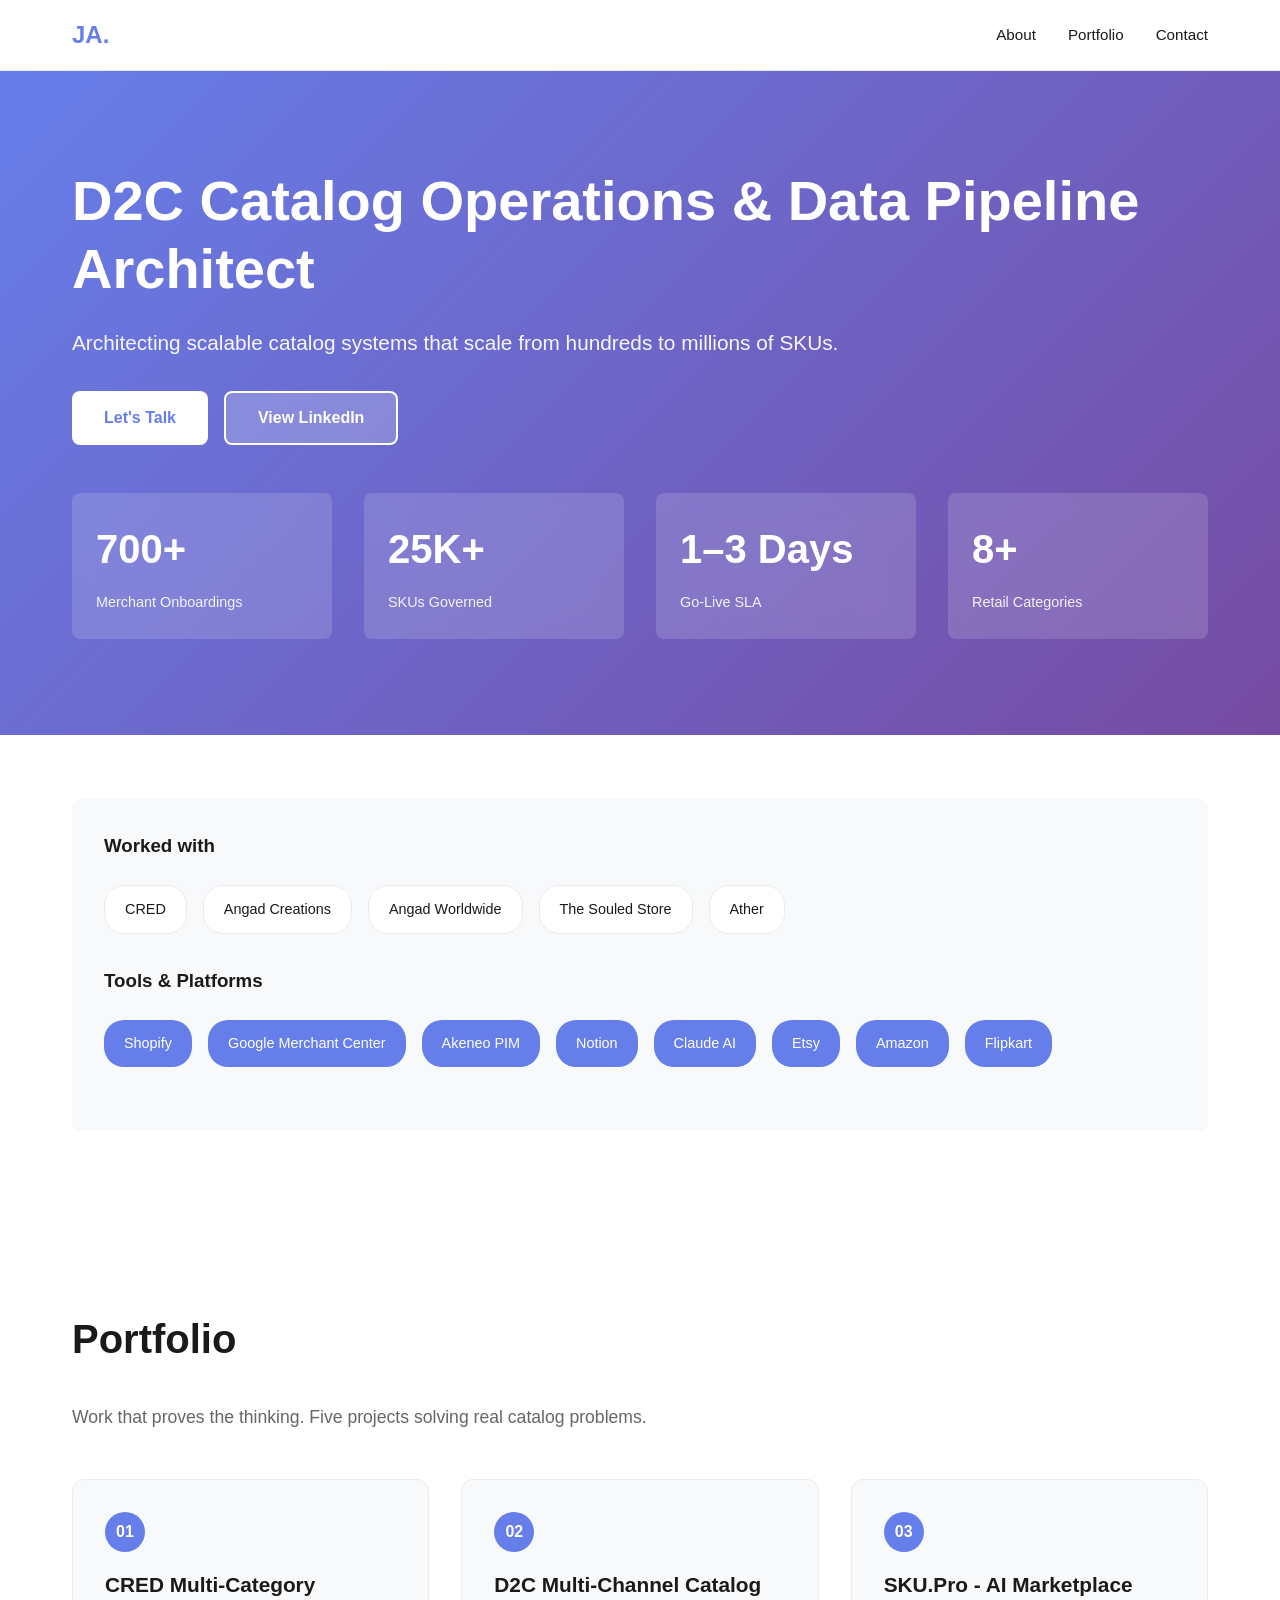
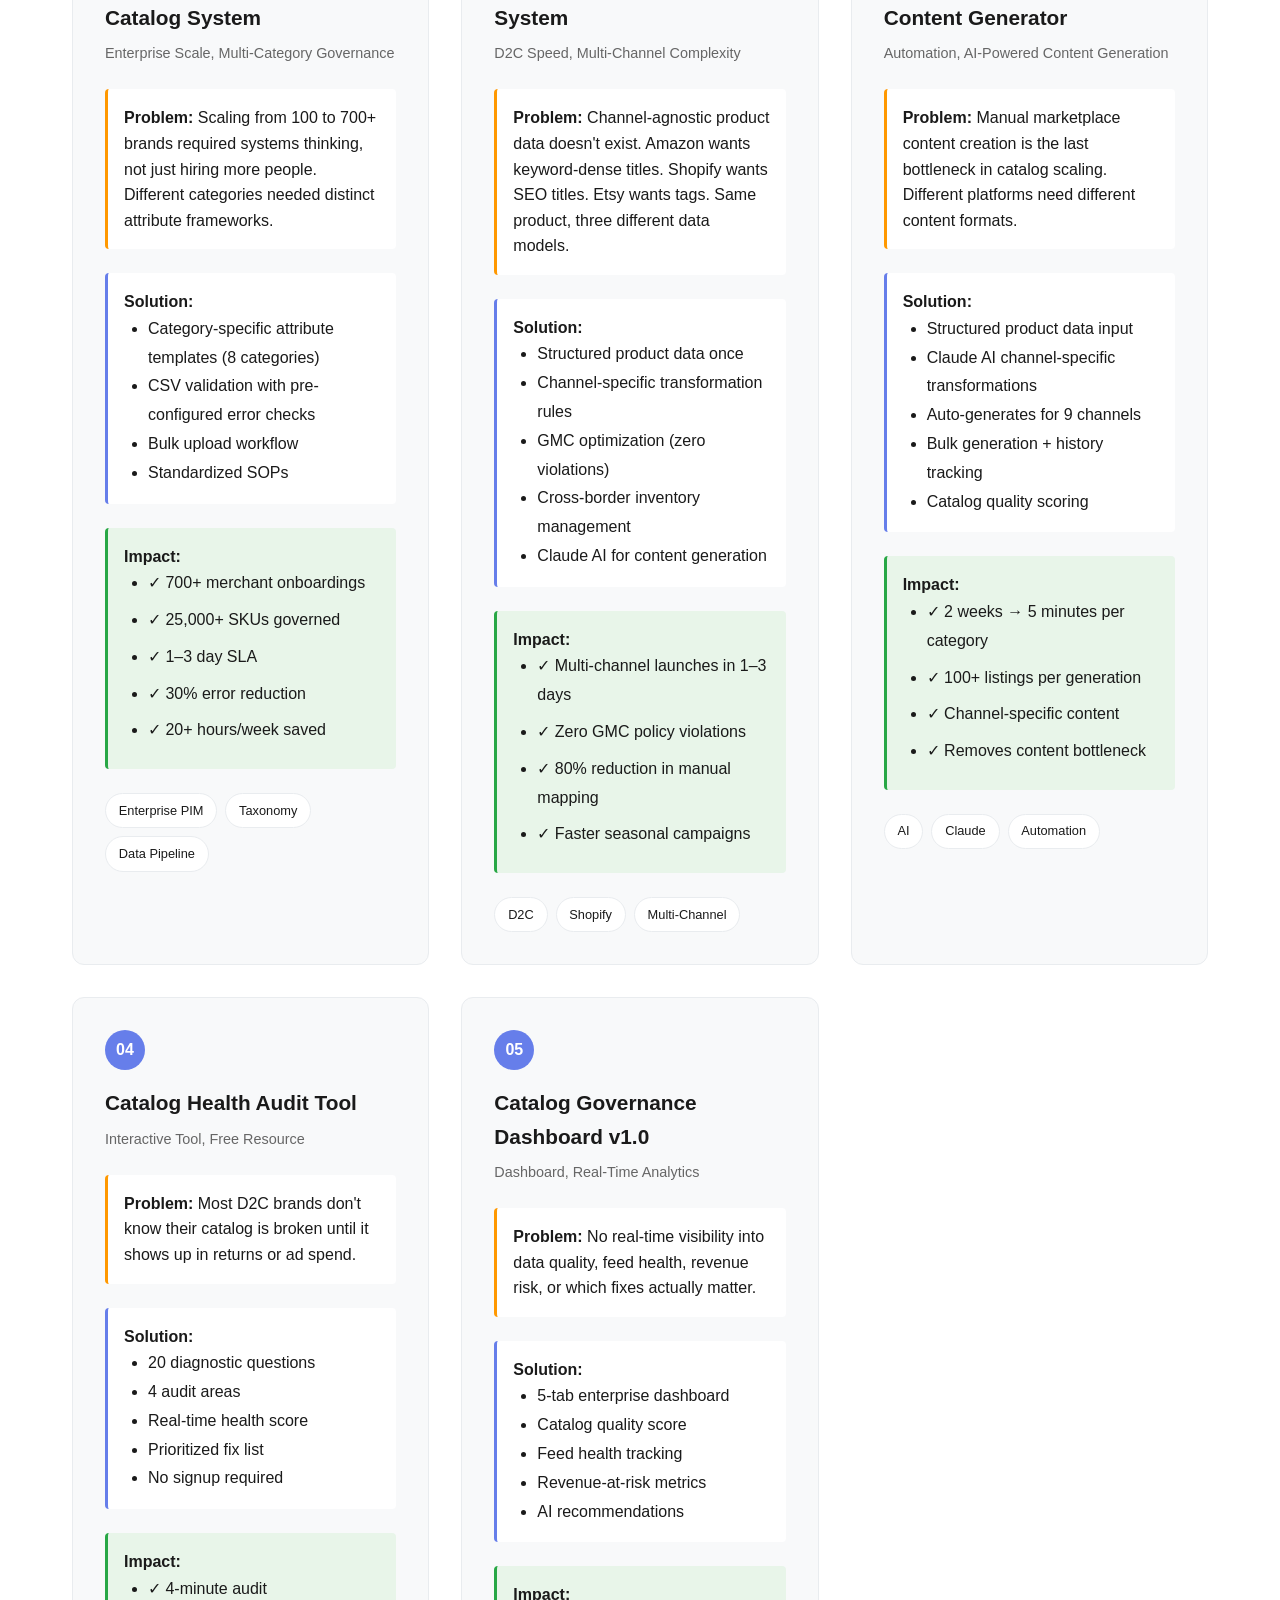
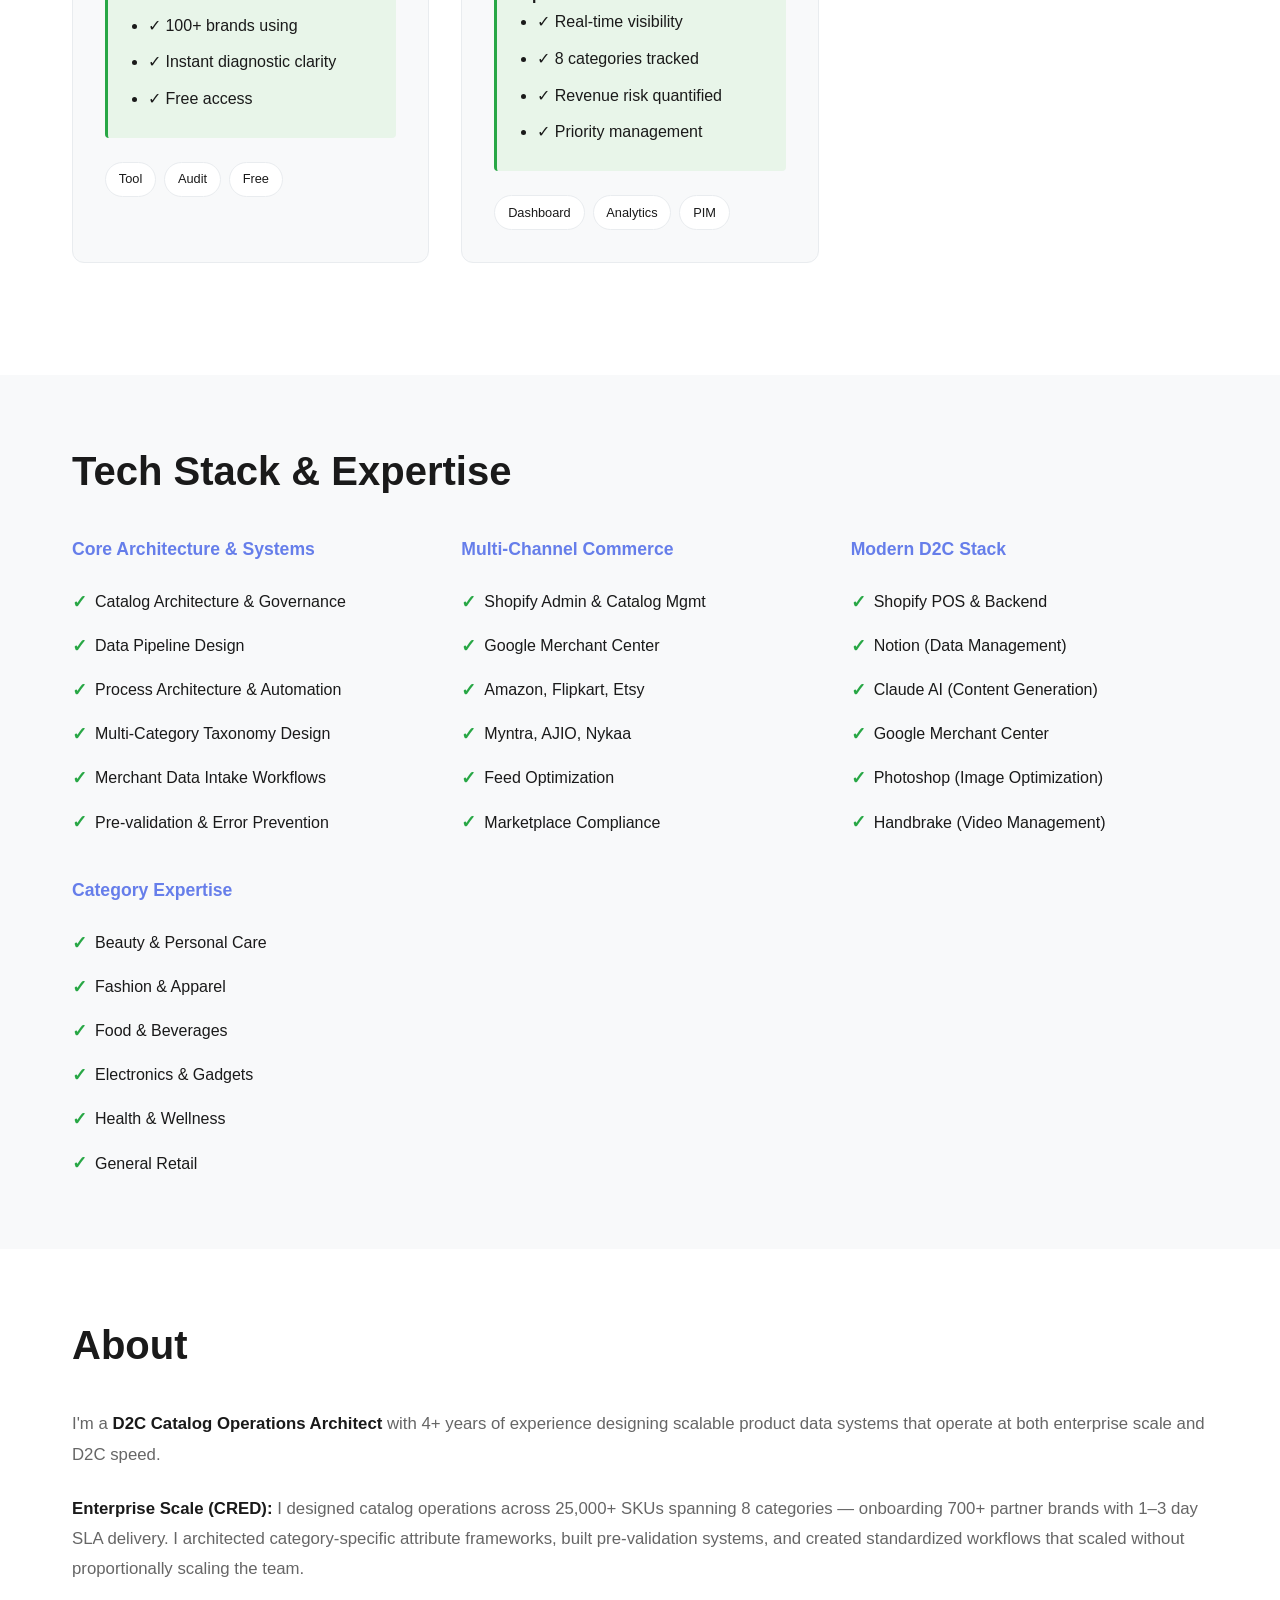
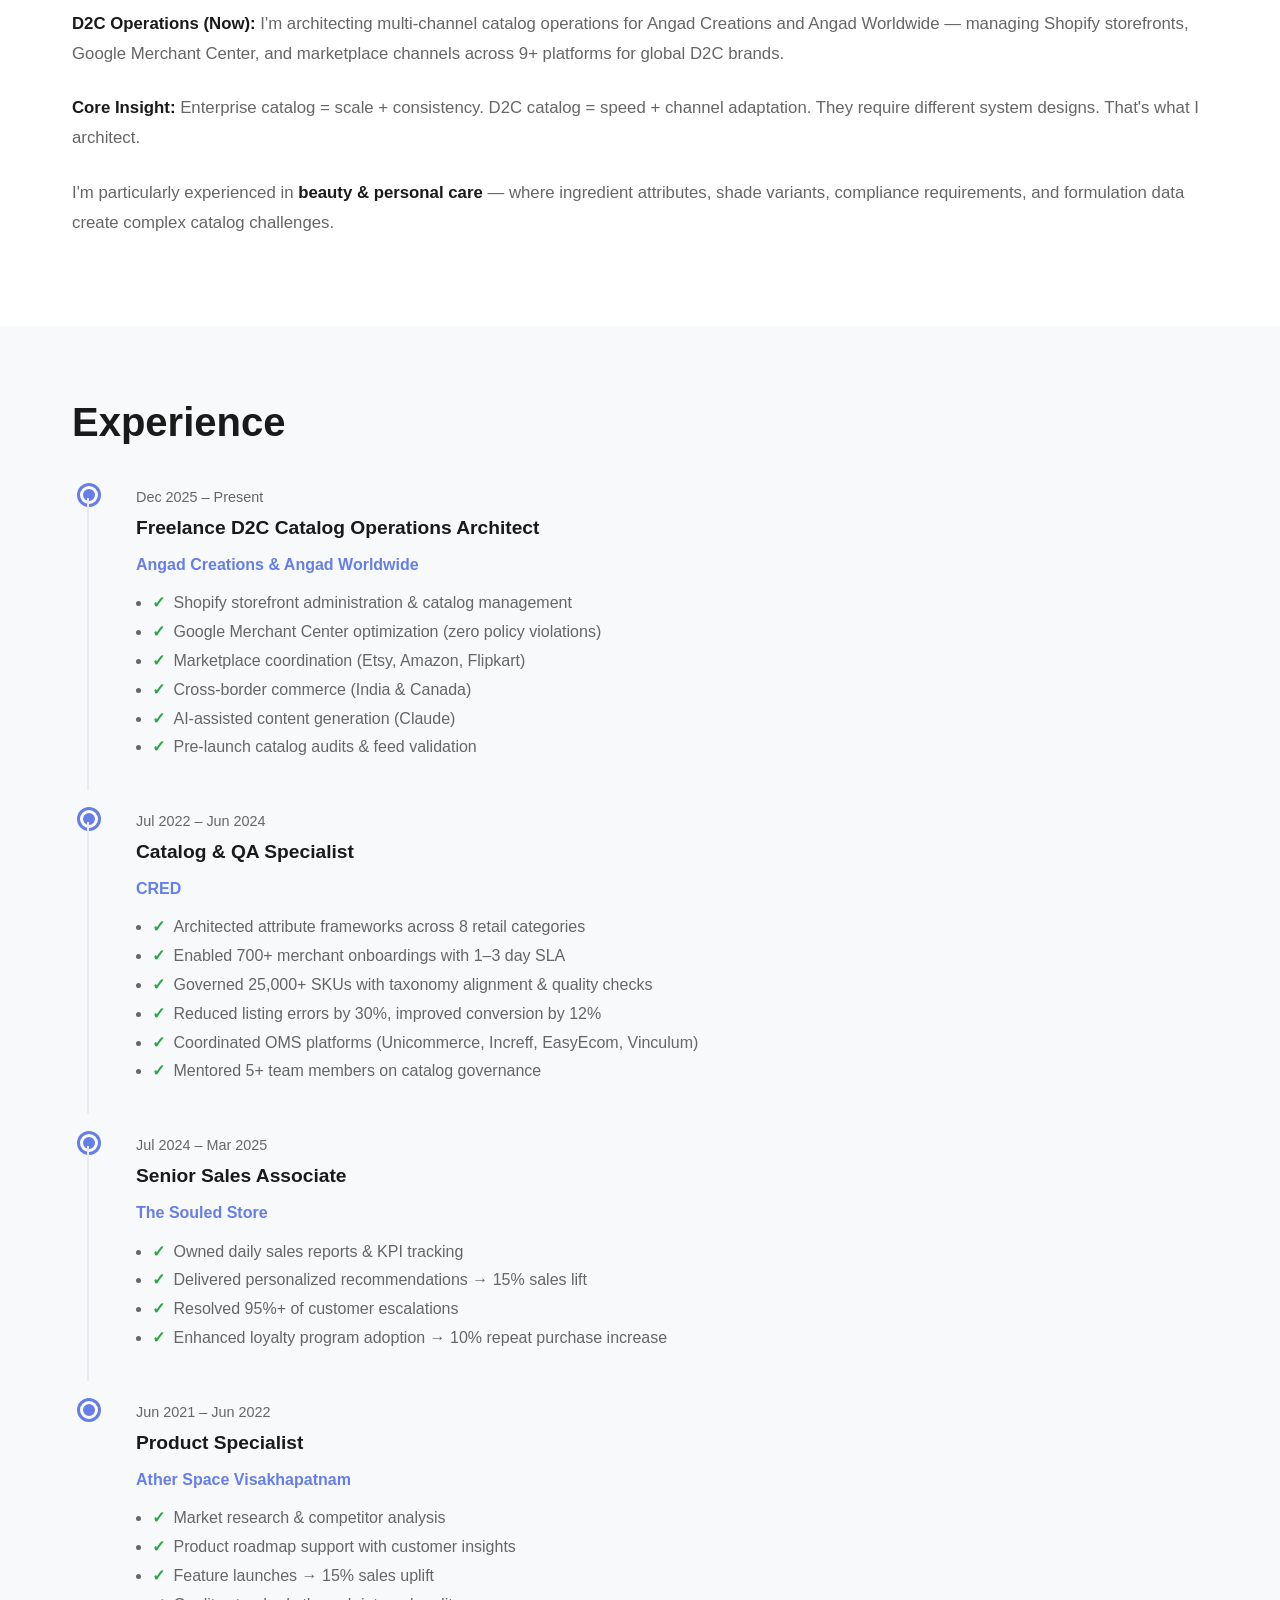
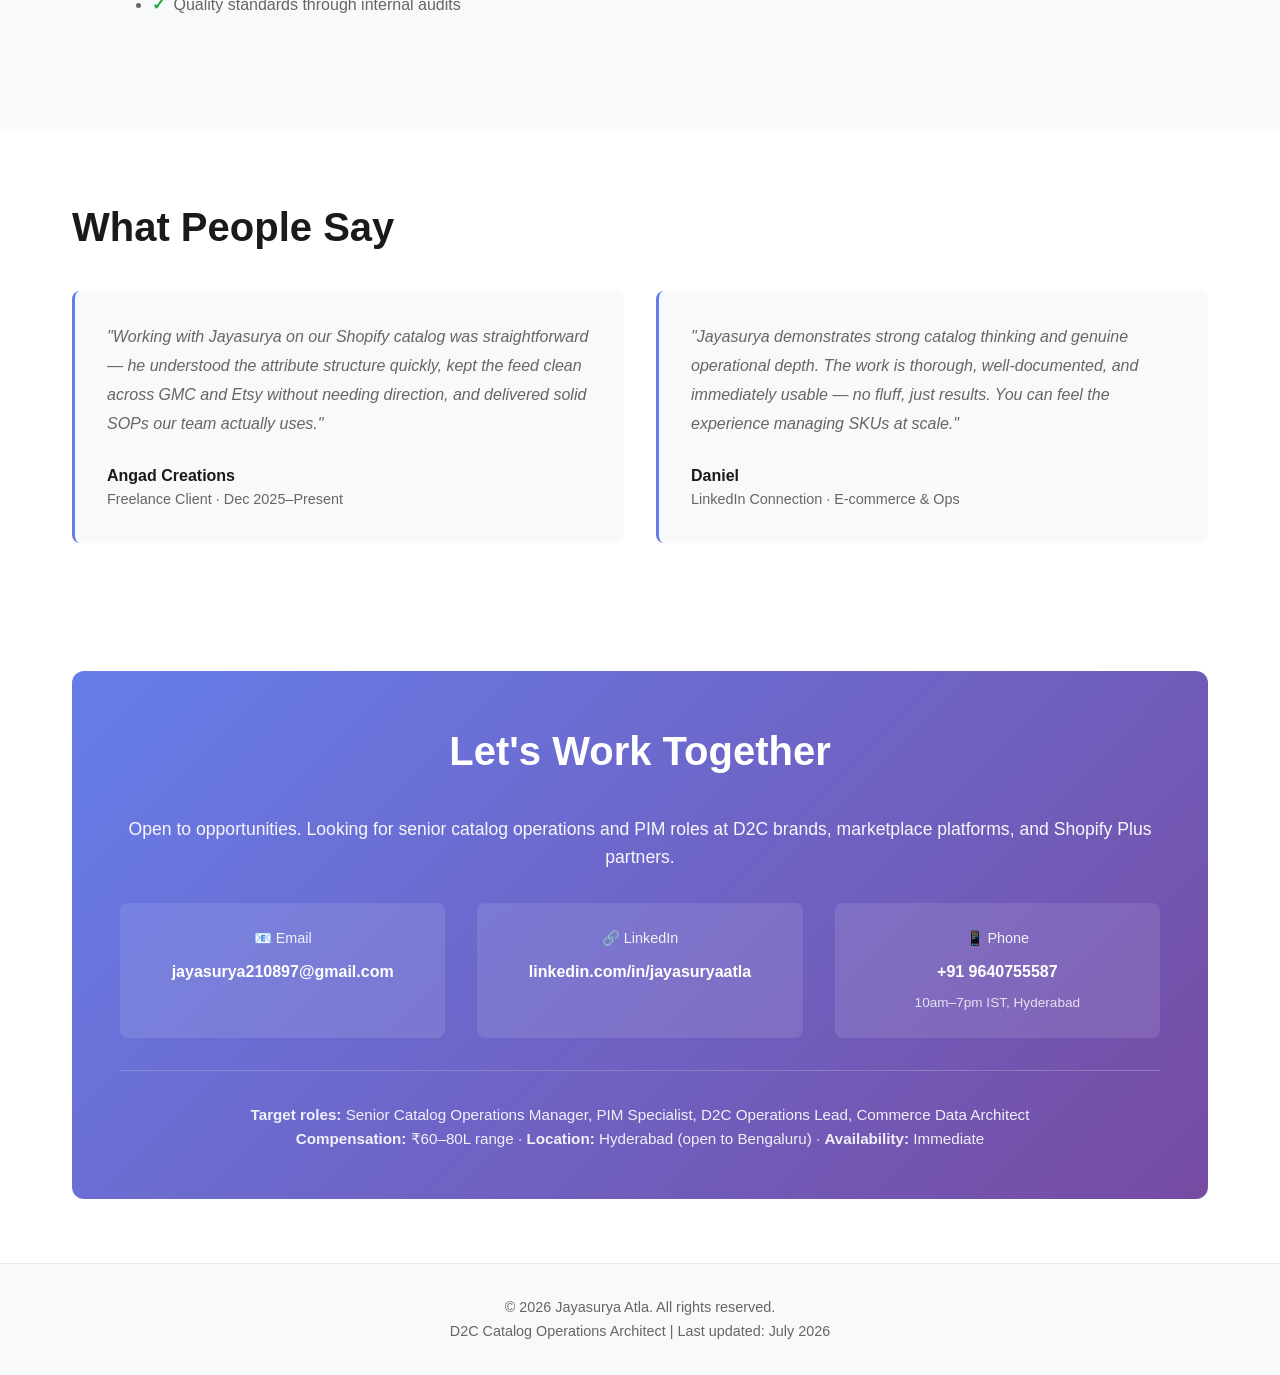
<file: index.html>
<!DOCTYPE html>
<html lang="en">
<head>
    <meta charset="UTF-8">
    <meta name="viewport" content="width=device-width, initial-scale=1.0">
    <meta name="description" content="D2C Catalog Operations & Data Pipeline Architect. Architected scalable catalog systems for 700+ brands, 25K+ SKUs. Expert in Shopify, multi-channel commerce, data pipeline design, and AI marketplace content generation.">
    <meta name="og:title" content="Jayasurya Atla — D2C Catalog Operations Architect">
    <meta name="og:description" content="Architecting scalable catalog systems that scale from hundreds to millions of SKUs. 700+ merchant onboardings, 25K+ SKU governance, 1–3 day SLA delivery.">
    <meta name="og:type" content="website">
    <meta name="twitter:card" content="summary_large_image">
    <meta name="twitter:title" content="Jayasurya Atla — D2C Catalog Operations Architect">
    <meta name="twitter:description" content="D2C Catalog Operations & Data Pipeline Architect">
    
    <title>Jayasurya Atla — D2C Catalog Operations Architect | Data Pipeline Design</title>
    
    <style>
        * {
            margin: 0;
            padding: 0;
            box-sizing: border-box;
        }
        
        :root {
            --primary: #667eea;
            --primary-dark: #764ba2;
            --secondary: #28a745;
            --text: #1a1a1a;
            --text-light: #666;
            --bg: #ffffff;
            --bg-light: #f8f9fa;
            --border: #e9ecef;
        }
        
        body {
            font-family: -apple-system, BlinkMacSystemFont, 'Segoe UI', Roboto, 'Helvetica Neue', Arial, sans-serif;
            line-height: 1.6;
            color: var(--text);
            background: var(--bg);
        }
        
        a {
            color: var(--primary);
            text-decoration: none;
            transition: color 0.3s;
        }
        
        a:hover {
            color: var(--primary-dark);
        }
        
        /* Navigation */
        nav {
            position: sticky;
            top: 0;
            background: rgba(255, 255, 255, 0.95);
            backdrop-filter: blur(10px);
            border-bottom: 1px solid var(--border);
            padding: 1rem 0;
            z-index: 100;
        }
        
        nav .container {
            display: flex;
            justify-content: space-between;
            align-items: center;
            max-width: 1200px;
            margin: 0 auto;
            padding: 0 2rem;
        }
        
        nav .logo {
            font-size: 1.5rem;
            font-weight: 700;
            color: var(--primary);
        }
        
        nav ul {
            display: flex;
            list-style: none;
            gap: 2rem;
        }
        
        nav a {
            color: var(--text);
            font-size: 0.95rem;
        }
        
        /* Container */
        .container {
            max-width: 1200px;
            margin: 0 auto;
            padding: 0 2rem;
        }
        
        /* Hero Section */
        .hero {
            padding: 6rem 0;
            background: linear-gradient(135deg, #667eea 0%, #764ba2 100%);
            color: white;
        }
        
        .hero h1 {
            font-size: 3.5rem;
            line-height: 1.2;
            margin-bottom: 1.5rem;
            font-weight: 700;
        }
        
        .hero .subtitle {
            font-size: 1.3rem;
            opacity: 0.95;
            margin-bottom: 2rem;
            line-height: 1.6;
        }
        
        .hero-cta {
            display: flex;
            gap: 1rem;
            margin-bottom: 3rem;
        }
        
        .cta-btn {
            padding: 1rem 2rem;
            border-radius: 8px;
            font-weight: 600;
            cursor: pointer;
            transition: all 0.3s;
            border: none;
            font-size: 1rem;
        }
        
        .cta-btn.primary {
            background: white;
            color: var(--primary);
        }
        
        .cta-btn.primary:hover {
            transform: translateY(-2px);
            box-shadow: 0 10px 30px rgba(0, 0, 0, 0.2);
        }
        
        .cta-btn.secondary {
            background: rgba(255, 255, 255, 0.2);
            color: white;
            border: 2px solid white;
        }
        
        .cta-btn.secondary:hover {
            background: rgba(255, 255, 255, 0.3);
        }
        
        .stats {
            display: grid;
            grid-template-columns: repeat(auto-fit, minmax(150px, 1fr));
            gap: 2rem;
            margin-top: 3rem;
        }
        
        .stat {
            background: rgba(255, 255, 255, 0.15);
            padding: 1.5rem;
            border-radius: 8px;
            backdrop-filter: blur(10px);
        }
        
        .stat-number {
            font-size: 2.5rem;
            font-weight: 700;
            display: block;
            margin-bottom: 0.5rem;
        }
        
        .stat-label {
            font-size: 0.9rem;
            opacity: 0.9;
        }
        
        /* Section */
        section {
            padding: 4rem 0;
        }
        
        section h2 {
            font-size: 2.5rem;
            margin-bottom: 2rem;
            color: var(--text);
        }
        
        /* Companies/Skills */
        .companies {
            background: var(--bg-light);
            padding: 2rem;
            border-radius: 8px;
            margin-bottom: 3rem;
        }
        
        .companies h3 {
            margin-bottom: 1.5rem;
            color: var(--text);
        }
        
        .company-tags {
            display: flex;
            flex-wrap: wrap;
            gap: 1rem;
            margin-bottom: 2rem;
        }
        
        .tag {
            background: white;
            border: 1px solid var(--border);
            padding: 0.75rem 1.25rem;
            border-radius: 20px;
            font-size: 0.9rem;
            color: var(--text);
        }
        
        .tag.tool {
            background: var(--primary);
            color: white;
            border: none;
        }
        
        /* Portfolio Section */
        .portfolio-grid {
            display: grid;
            grid-template-columns: repeat(auto-fit, minmax(350px, 1fr));
            gap: 2rem;
            margin-bottom: 3rem;
        }
        
        .portfolio-card {
            background: var(--bg-light);
            border: 1px solid var(--border);
            border-radius: 12px;
            padding: 2rem;
            transition: all 0.3s;
        }
        
        .portfolio-card:hover {
            border-color: var(--primary);
            box-shadow: 0 10px 30px rgba(102, 126, 234, 0.1);
            transform: translateY(-5px);
        }
        
        .portfolio-card .number {
            display: inline-block;
            width: 2.5rem;
            height: 2.5rem;
            background: var(--primary);
            color: white;
            border-radius: 50%;
            text-align: center;
            line-height: 2.5rem;
            font-weight: 700;
            margin-bottom: 1rem;
        }
        
        .portfolio-card h3 {
            font-size: 1.3rem;
            margin-bottom: 0.5rem;
            color: var(--text);
        }
        
        .portfolio-card .role {
            color: var(--text-light);
            font-size: 0.9rem;
            margin-bottom: 1rem;
        }
        
        .portfolio-card .problem {
            background: white;
            padding: 1rem;
            border-left: 3px solid #ff9800;
            margin: 1.5rem 0;
            border-radius: 4px;
        }
        
        .portfolio-card .solution {
            background: white;
            padding: 1rem;
            border-left: 3px solid var(--primary);
            margin: 1.5rem 0;
            border-radius: 4px;
        }
        
        .portfolio-card .impact {
            background: #e8f5e9;
            padding: 1rem;
            border-left: 3px solid var(--secondary);
            margin: 1.5rem 0;
            border-radius: 4px;
        }
        
        .portfolio-card .impact li {
            margin-bottom: 0.5rem;
            color: var(--text);
        }
        
        .portfolio-card ul {
            margin-left: 1.5rem;
            line-height: 1.8;
        }
        
        .portfolio-tags {
            display: flex;
            flex-wrap: wrap;
            gap: 0.5rem;
            margin-top: 1.5rem;
        }
        
        .portfolio-tags .tag {
            font-size: 0.8rem;
            padding: 0.4rem 0.8rem;
        }
        
        /* Tech Stack */
        .tech-stack {
            display: grid;
            grid-template-columns: repeat(auto-fit, minmax(300px, 1fr));
            gap: 2rem;
        }
        
        .tech-category h3 {
            margin-bottom: 1rem;
            color: var(--primary);
            font-size: 1.1rem;
        }
        
        .tech-category ul {
            list-style: none;
        }
        
        .tech-category li {
            padding: 0.5rem 0;
            display: flex;
            align-items: center;
            gap: 0.5rem;
        }
        
        .tech-category li:before {
            content: "✓";
            color: var(--secondary);
            font-weight: 700;
            font-size: 1.1rem;
        }
        
        /* About Section */
        .about-content {
            line-height: 1.8;
            color: var(--text-light);
        }
        
        .about-content p {
            margin-bottom: 1.5rem;
            font-size: 1.05rem;
        }
        
        .about-content strong {
            color: var(--text);
        }
        
        .core-strengths {
            display: grid;
            grid-template-columns: repeat(auto-fit, minmax(250px, 1fr));
            gap: 1.5rem;
            margin-top: 2rem;
        }
        
        .strength-item {
            background: var(--bg-light);
            padding: 1.5rem;
            border-radius: 8px;
            border-left: 3px solid var(--primary);
        }
        
        .strength-item h4 {
            color: var(--primary);
            margin-bottom: 0.75rem;
        }
        
        .strength-item ul {
            list-style: none;
            line-height: 1.8;
            font-size: 0.95rem;
        }
        
        .strength-item li:before {
            content: "✓ ";
            color: var(--secondary);
            font-weight: 700;
        }
        
        /* Experience Timeline */
        .timeline {
            position: relative;
            padding-left: 2rem;
        }
        
        .timeline-item {
            margin-bottom: 3rem;
            padding-left: 2rem;
            position: relative;
        }
        
        .timeline-item:before {
            content: "";
            position: absolute;
            left: -1.5rem;
            top: 0;
            width: 12px;
            height: 12px;
            background: var(--primary);
            border-radius: 50%;
            border: 3px solid white;
            box-shadow: 0 0 0 3px var(--primary);
        }
        
        .timeline-item:after {
            content: "";
            position: absolute;
            left: -1.05rem;
            top: 12px;
            width: 2px;
            height: calc(100% + 1rem);
            background: var(--border);
        }
        
        .timeline-item:last-child:after {
            display: none;
        }
        
        .timeline-date {
            font-size: 0.9rem;
            color: var(--text-light);
            margin-bottom: 0.25rem;
        }
        
        .timeline-title {
            font-size: 1.2rem;
            font-weight: 600;
            color: var(--text);
            margin-bottom: 0.5rem;
        }
        
        .timeline-company {
            color: var(--primary);
            font-weight: 600;
            margin-bottom: 0.75rem;
        }
        
        .timeline-item ul {
            margin-left: 1rem;
            line-height: 1.8;
            color: var(--text-light);
        }
        
        .timeline-item li:before {
            content: "✓ ";
            color: var(--secondary);
            font-weight: 700;
            margin-right: 0.25rem;
        }
        
        /* Testimonials */
        .testimonials {
            display: grid;
            grid-template-columns: repeat(auto-fit, minmax(300px, 1fr));
            gap: 2rem;
        }
        
        .testimonial {
            background: var(--bg-light);
            padding: 2rem;
            border-radius: 8px;
            border-left: 3px solid var(--primary);
        }
        
        .testimonial p {
            font-style: italic;
            margin-bottom: 1.5rem;
            line-height: 1.8;
            color: var(--text-light);
        }
        
        .testimonial-author {
            font-weight: 600;
            color: var(--text);
        }
        
        .testimonial-role {
            font-size: 0.9rem;
            color: var(--text-light);
        }
        
        /* Contact Section */
        .contact {
            background: linear-gradient(135deg, #667eea 0%, #764ba2 100%);
            color: white;
            border-radius: 12px;
            padding: 3rem;
            text-align: center;
        }
        
        .contact h2 {
            color: white;
        }
        
        .contact-info {
            display: grid;
            grid-template-columns: repeat(auto-fit, minmax(250px, 1fr));
            gap: 2rem;
            margin-top: 2rem;
        }
        
        .contact-item {
            background: rgba(255, 255, 255, 0.1);
            padding: 1.5rem;
            border-radius: 8px;
        }
        
        .contact-item a {
            color: white;
            font-weight: 600;
        }
        
        .contact-item a:hover {
            text-decoration: underline;
        }
        
        .contact-label {
            font-size: 0.9rem;
            opacity: 0.9;
            margin-bottom: 0.5rem;
        }
        
        /* Form */
        .contact-form {
            max-width: 600px;
            margin: 2rem auto;
            background: rgba(255, 255, 255, 0.1);
            padding: 2rem;
            border-radius: 8px;
        }
        
        .form-group {
            margin-bottom: 1rem;
        }
        
        .form-group input,
        .form-group textarea {
            width: 100%;
            padding: 0.75rem;
            border: none;
            border-radius: 4px;
            font-family: inherit;
            font-size: 1rem;
        }
        
        .form-group textarea {
            resize: vertical;
            min-height: 120px;
        }
        
        .form-group label {
            display: block;
            margin-bottom: 0.5rem;
            font-weight: 600;
        }
        
        .form-group button {
            background: white;
            color: var(--primary);
            padding: 0.75rem 2rem;
            border: none;
            border-radius: 4px;
            font-weight: 600;
            cursor: pointer;
            transition: all 0.3s;
            width: 100%;
        }
        
        .form-group button:hover {
            background: var(--bg-light);
        }
        
        /* Footer */
        footer {
            background: var(--bg-light);
            padding: 2rem;
            text-align: center;
            border-top: 1px solid var(--border);
            color: var(--text-light);
            font-size: 0.9rem;
        }
        
        /* Responsive */
        @media (max-width: 768px) {
            nav ul {
                gap: 1rem;
            }
            
            .hero h1 {
                font-size: 2rem;
            }
            
            .hero .subtitle {
                font-size: 1.1rem;
            }
            
            .hero-cta {
                flex-direction: column;
            }
            
            .portfolio-grid {
                grid-template-columns: 1fr;
            }
            
            .stats {
                grid-template-columns: repeat(2, 1fr);
            }
            
            section h2 {
                font-size: 1.8rem;
            }
            
            .contact {
                padding: 2rem;
            }
        }
    </style>
</head>
<body>
    <!-- Navigation -->
    <nav>
        <div class="container">
            <div class="logo">JA.</div>
            <ul>
                <li><a href="#about">About</a></li>
                <li><a href="#portfolio">Portfolio</a></li>
                <li><a href="#contact">Contact</a></li>
            </ul>
        </div>
    </nav>

    <!-- Hero Section -->
    <section class="hero">
        <div class="container">
            <h1>D2C Catalog Operations & Data Pipeline Architect</h1>
            <p class="subtitle">Architecting scalable catalog systems that scale from hundreds to millions of SKUs.</p>
            
            <div class="hero-cta">
                <button class="cta-btn primary" onclick="document.getElementById('contact').scrollIntoView({behavior: 'smooth'})">Let's Talk</button>
                <button class="cta-btn secondary" onclick="window.open('https://linkedin.com/in/jayasuryaatla-8b573912a', '_blank')">View LinkedIn</button>
            </div>
            
            <div class="stats">
                <div class="stat">
                    <span class="stat-number">700+</span>
                    <span class="stat-label">Merchant Onboardings</span>
                </div>
                <div class="stat">
                    <span class="stat-number">25K+</span>
                    <span class="stat-label">SKUs Governed</span>
                </div>
                <div class="stat">
                    <span class="stat-number">1–3 Days</span>
                    <span class="stat-label">Go-Live SLA</span>
                </div>
                <div class="stat">
                    <span class="stat-number">8+</span>
                    <span class="stat-label">Retail Categories</span>
                </div>
            </div>
        </div>
    </section>

    <!-- Companies & Skills -->
    <section>
        <div class="container">
            <div class="companies">
                <h3>Worked with</h3>
                <div class="company-tags">
                    <span class="tag">CRED</span>
                    <span class="tag">Angad Creations</span>
                    <span class="tag">Angad Worldwide</span>
                    <span class="tag">The Souled Store</span>
                    <span class="tag">Ather</span>
                </div>
                
                <h3 style="margin-top: 2rem;">Tools & Platforms</h3>
                <div class="company-tags">
                    <span class="tag tool">Shopify</span>
                    <span class="tag tool">Google Merchant Center</span>
                    <span class="tag tool">Akeneo PIM</span>
                    <span class="tag tool">Notion</span>
                    <span class="tag tool">Claude AI</span>
                    <span class="tag tool">Etsy</span>
                    <span class="tag tool">Amazon</span>
                    <span class="tag tool">Flipkart</span>
                </div>
            </div>
        </div>
    </section>

    <!-- Portfolio Section -->
    <section>
        <div class="container">
            <h2>Portfolio</h2>
            <p style="font-size: 1.1rem; color: var(--text-light); margin-bottom: 3rem;">Work that proves the thinking. Five projects solving real catalog problems.</p>
            
            <div class="portfolio-grid">
                <!-- Project 1: CRED -->
                <div class="portfolio-card">
                    <div class="number">01</div>
                    <h3>CRED Multi-Category Catalog System</h3>
                    <p class="role">Enterprise Scale, Multi-Category Governance</p>
                    
                    <div class="problem">
                        <strong>Problem:</strong> Scaling from 100 to 700+ brands required systems thinking, not just hiring more people. Different categories needed distinct attribute frameworks.
                    </div>
                    
                    <div class="solution">
                        <strong>Solution:</strong>
                        <ul>
                            <li>Category-specific attribute templates (8 categories)</li>
                            <li>CSV validation with pre-configured error checks</li>
                            <li>Bulk upload workflow</li>
                            <li>Standardized SOPs</li>
                        </ul>
                    </div>
                    
                    <div class="impact">
                        <strong>Impact:</strong>
                        <ul>
                            <li>✓ 700+ merchant onboardings</li>
                            <li>✓ 25,000+ SKUs governed</li>
                            <li>✓ 1–3 day SLA</li>
                            <li>✓ 30% error reduction</li>
                            <li>✓ 20+ hours/week saved</li>
                        </ul>
                    </div>
                    
                    <div class="portfolio-tags">
                        <span class="tag">Enterprise PIM</span>
                        <span class="tag">Taxonomy</span>
                        <span class="tag">Data Pipeline</span>
                    </div>
                </div>

                <!-- Project 2: Angad D2C -->
                <div class="portfolio-card">
                    <div class="number">02</div>
                    <h3>D2C Multi-Channel Catalog System</h3>
                    <p class="role">D2C Speed, Multi-Channel Complexity</p>
                    
                    <div class="problem">
                        <strong>Problem:</strong> Channel-agnostic product data doesn't exist. Amazon wants keyword-dense titles. Shopify wants SEO titles. Etsy wants tags. Same product, three different data models.
                    </div>
                    
                    <div class="solution">
                        <strong>Solution:</strong>
                        <ul>
                            <li>Structured product data once</li>
                            <li>Channel-specific transformation rules</li>
                            <li>GMC optimization (zero violations)</li>
                            <li>Cross-border inventory management</li>
                            <li>Claude AI for content generation</li>
                        </ul>
                    </div>
                    
                    <div class="impact">
                        <strong>Impact:</strong>
                        <ul>
                            <li>✓ Multi-channel launches in 1–3 days</li>
                            <li>✓ Zero GMC policy violations</li>
                            <li>✓ 80% reduction in manual mapping</li>
                            <li>✓ Faster seasonal campaigns</li>
                        </ul>
                    </div>
                    
                    <div class="portfolio-tags">
                        <span class="tag">D2C</span>
                        <span class="tag">Shopify</span>
                        <span class="tag">Multi-Channel</span>
                    </div>
                </div>

                <!-- Project 3: SKU.Pro -->
                <div class="portfolio-card">
                    <div class="number">03</div>
                    <h3>SKU.Pro - AI Marketplace Content Generator</h3>
                    <p class="role">Automation, AI-Powered Content Generation</p>
                    
                    <div class="problem">
                        <strong>Problem:</strong> Manual marketplace content creation is the last bottleneck in catalog scaling. Different platforms need different content formats.
                    </div>
                    
                    <div class="solution">
                        <strong>Solution:</strong>
                        <ul>
                            <li>Structured product data input</li>
                            <li>Claude AI channel-specific transformations</li>
                            <li>Auto-generates for 9 channels</li>
                            <li>Bulk generation + history tracking</li>
                            <li>Catalog quality scoring</li>
                        </ul>
                    </div>
                    
                    <div class="impact">
                        <strong>Impact:</strong>
                        <ul>
                            <li>✓ 2 weeks → 5 minutes per category</li>
                            <li>✓ 100+ listings per generation</li>
                            <li>✓ Channel-specific content</li>
                            <li>✓ Removes content bottleneck</li>
                        </ul>
                    </div>
                    
                    <div class="portfolio-tags">
                        <span class="tag">AI</span>
                        <span class="tag">Claude</span>
                        <span class="tag">Automation</span>
                    </div>
                </div>

                <!-- Project 4: Audit Tool -->
                <div class="portfolio-card">
                    <div class="number">04</div>
                    <h3>Catalog Health Audit Tool</h3>
                    <p class="role">Interactive Tool, Free Resource</p>
                    
                    <div class="problem">
                        <strong>Problem:</strong> Most D2C brands don't know their catalog is broken until it shows up in returns or ad spend.
                    </div>
                    
                    <div class="solution">
                        <strong>Solution:</strong>
                        <ul>
                            <li>20 diagnostic questions</li>
                            <li>4 audit areas</li>
                            <li>Real-time health score</li>
                            <li>Prioritized fix list</li>
                            <li>No signup required</li>
                        </ul>
                    </div>
                    
                    <div class="impact">
                        <strong>Impact:</strong>
                        <ul>
                            <li>✓ 4-minute audit</li>
                            <li>✓ 100+ brands using</li>
                            <li>✓ Instant diagnostic clarity</li>
                            <li>✓ Free access</li>
                        </ul>
                    </div>
                    
                    <div class="portfolio-tags">
                        <span class="tag">Tool</span>
                        <span class="tag">Audit</span>
                        <span class="tag">Free</span>
                    </div>
                </div>

                <!-- Project 5: Dashboard -->
                <div class="portfolio-card">
                    <div class="number">05</div>
                    <h3>Catalog Governance Dashboard v1.0</h3>
                    <p class="role">Dashboard, Real-Time Analytics</p>
                    
                    <div class="problem">
                        <strong>Problem:</strong> No real-time visibility into data quality, feed health, revenue risk, or which fixes actually matter.
                    </div>
                    
                    <div class="solution">
                        <strong>Solution:</strong>
                        <ul>
                            <li>5-tab enterprise dashboard</li>
                            <li>Catalog quality score</li>
                            <li>Feed health tracking</li>
                            <li>Revenue-at-risk metrics</li>
                            <li>AI recommendations</li>
                        </ul>
                    </div>
                    
                    <div class="impact">
                        <strong>Impact:</strong>
                        <ul>
                            <li>✓ Real-time visibility</li>
                            <li>✓ 8 categories tracked</li>
                            <li>✓ Revenue risk quantified</li>
                            <li>✓ Priority management</li>
                        </ul>
                    </div>
                    
                    <div class="portfolio-tags">
                        <span class="tag">Dashboard</span>
                        <span class="tag">Analytics</span>
                        <span class="tag">PIM</span>
                    </div>
                </div>
            </div>
        </div>
    </section>

    <!-- Tech Stack -->
    <section style="background: var(--bg-light);">
        <div class="container">
            <h2>Tech Stack & Expertise</h2>
            
            <div class="tech-stack">
                <div class="tech-category">
                    <h3>Core Architecture & Systems</h3>
                    <ul>
                        <li>Catalog Architecture & Governance</li>
                        <li>Data Pipeline Design</li>
                        <li>Process Architecture & Automation</li>
                        <li>Multi-Category Taxonomy Design</li>
                        <li>Merchant Data Intake Workflows</li>
                        <li>Pre-validation & Error Prevention</li>
                    </ul>
                </div>
                
                <div class="tech-category">
                    <h3>Multi-Channel Commerce</h3>
                    <ul>
                        <li>Shopify Admin & Catalog Mgmt</li>
                        <li>Google Merchant Center</li>
                        <li>Amazon, Flipkart, Etsy</li>
                        <li>Myntra, AJIO, Nykaa</li>
                        <li>Feed Optimization</li>
                        <li>Marketplace Compliance</li>
                    </ul>
                </div>
                
                <div class="tech-category">
                    <h3>Modern D2C Stack</h3>
                    <ul>
                        <li>Shopify POS & Backend</li>
                        <li>Notion (Data Management)</li>
                        <li>Claude AI (Content Generation)</li>
                        <li>Google Merchant Center</li>
                        <li>Photoshop (Image Optimization)</li>
                        <li>Handbrake (Video Management)</li>
                    </ul>
                </div>
                
                <div class="tech-category">
                    <h3>Category Expertise</h3>
                    <ul>
                        <li>Beauty & Personal Care</li>
                        <li>Fashion & Apparel</li>
                        <li>Food & Beverages</li>
                        <li>Electronics & Gadgets</li>
                        <li>Health & Wellness</li>
                        <li>General Retail</li>
                    </ul>
                </div>
            </div>
        </div>
    </section>

    <!-- About Section -->
    <section id="about">
        <div class="container">
            <h2>About</h2>
            
            <div class="about-content">
                <p>I'm a <strong>D2C Catalog Operations Architect</strong> with 4+ years of experience designing scalable product data systems that operate at both enterprise scale and D2C speed.</p>
                
                <p><strong>Enterprise Scale (CRED):</strong> I designed catalog operations across 25,000+ SKUs spanning 8 categories — onboarding 700+ partner brands with 1–3 day SLA delivery. I architected category-specific attribute frameworks, built pre-validation systems, and created standardized workflows that scaled without proportionally scaling the team.</p>
                
                <p><strong>D2C Operations (Now):</strong> I'm architecting multi-channel catalog operations for Angad Creations and Angad Worldwide — managing Shopify storefronts, Google Merchant Center, and marketplace channels across 9+ platforms for global D2C brands.</p>
                
                <p><strong>Core Insight:</strong> Enterprise catalog = scale + consistency. D2C catalog = speed + channel adaptation. They require different system designs. That's what I architect.</p>
                
                <p>I'm particularly experienced in <strong>beauty & personal care</strong> — where ingredient attributes, shade variants, compliance requirements, and formulation data create complex catalog challenges.</p>
            </div>
        </div>
    </section>

    <!-- Experience Section -->
    <section style="background: var(--bg-light);">
        <div class="container">
            <h2>Experience</h2>
            
            <div class="timeline">
                <div class="timeline-item">
                    <div class="timeline-date">Dec 2025 – Present</div>
                    <div class="timeline-title">Freelance D2C Catalog Operations Architect</div>
                    <div class="timeline-company">Angad Creations & Angad Worldwide</div>
                    <ul>
                        <li>Shopify storefront administration & catalog management</li>
                        <li>Google Merchant Center optimization (zero policy violations)</li>
                        <li>Marketplace coordination (Etsy, Amazon, Flipkart)</li>
                        <li>Cross-border commerce (India & Canada)</li>
                        <li>AI-assisted content generation (Claude)</li>
                        <li>Pre-launch catalog audits & feed validation</li>
                    </ul>
                </div>
                
                <div class="timeline-item">
                    <div class="timeline-date">Jul 2022 – Jun 2024</div>
                    <div class="timeline-title">Catalog & QA Specialist</div>
                    <div class="timeline-company">CRED</div>
                    <ul>
                        <li>Architected attribute frameworks across 8 retail categories</li>
                        <li>Enabled 700+ merchant onboardings with 1–3 day SLA</li>
                        <li>Governed 25,000+ SKUs with taxonomy alignment & quality checks</li>
                        <li>Reduced listing errors by 30%, improved conversion by 12%</li>
                        <li>Coordinated OMS platforms (Unicommerce, Increff, EasyEcom, Vinculum)</li>
                        <li>Mentored 5+ team members on catalog governance</li>
                    </ul>
                </div>
                
                <div class="timeline-item">
                    <div class="timeline-date">Jul 2024 – Mar 2025</div>
                    <div class="timeline-title">Senior Sales Associate</div>
                    <div class="timeline-company">The Souled Store</div>
                    <ul>
                        <li>Owned daily sales reports & KPI tracking</li>
                        <li>Delivered personalized recommendations → 15% sales lift</li>
                        <li>Resolved 95%+ of customer escalations</li>
                        <li>Enhanced loyalty program adoption → 10% repeat purchase increase</li>
                    </ul>
                </div>
                
                <div class="timeline-item">
                    <div class="timeline-date">Jun 2021 – Jun 2022</div>
                    <div class="timeline-title">Product Specialist</div>
                    <div class="timeline-company">Ather Space Visakhapatnam</div>
                    <ul>
                        <li>Market research & competitor analysis</li>
                        <li>Product roadmap support with customer insights</li>
                        <li>Feature launches → 15% sales uplift</li>
                        <li>Quality standards through internal audits</li>
                    </ul>
                </div>
            </div>
        </div>
    </section>

    <!-- Testimonials -->
    <section>
        <div class="container">
            <h2>What People Say</h2>
            
            <div class="testimonials">
                <div class="testimonial">
                    <p>"Working with Jayasurya on our Shopify catalog was straightforward — he understood the attribute structure quickly, kept the feed clean across GMC and Etsy without needing direction, and delivered solid SOPs our team actually uses."</p>
                    <div class="testimonial-author">Angad Creations</div>
                    <div class="testimonial-role">Freelance Client · Dec 2025–Present</div>
                </div>
                
                <div class="testimonial">
                    <p>"Jayasurya demonstrates strong catalog thinking and genuine operational depth. The work is thorough, well-documented, and immediately usable — no fluff, just results. You can feel the experience managing SKUs at scale."</p>
                    <div class="testimonial-author">Daniel</div>
                    <div class="testimonial-role">LinkedIn Connection · E-commerce & Ops</div>
                </div>
            </div>
        </div>
    </section>

    <!-- Contact Section -->
    <section id="contact">
        <div class="container">
            <div class="contact">
                <h2>Let's Work Together</h2>
                <p style="font-size: 1.1rem; margin-bottom: 2rem; opacity: 0.95;">Open to opportunities. Looking for senior catalog operations and PIM roles at D2C brands, marketplace platforms, and Shopify Plus partners.</p>
                
                <div class="contact-info">
                    <div class="contact-item">
                        <div class="contact-label">📧 Email</div>
                        <a href="mailto:jayasurya210897@gmail.com">jayasurya210897@gmail.com</a>
                    </div>
                    <div class="contact-item">
                        <div class="contact-label">🔗 LinkedIn</div>
                        <a href="https://linkedin.com/in/jayasuryaatla-8b573912a" target="_blank">linkedin.com/in/jayasuryaatla</a>
                    </div>
                    <div class="contact-item">
                        <div class="contact-label">📱 Phone</div>
                        <a href="tel:+919640755587">+91 9640755587</a>
                        <div style="font-size: 0.85rem; opacity: 0.8; margin-top: 0.5rem;">10am–7pm IST, Hyderabad</div>
                    </div>
                </div>
                
                <div style="margin-top: 2rem; padding-top: 2rem; border-top: 1px solid rgba(255,255,255,0.2);">
                    <p style="font-size: 0.95rem; opacity: 0.9;">
                        <strong>Target roles:</strong> Senior Catalog Operations Manager, PIM Specialist, D2C Operations Lead, Commerce Data Architect<br>
                        <strong>Compensation:</strong> ₹60–80L range · <strong>Location:</strong> Hyderabad (open to Bengaluru) · <strong>Availability:</strong> Immediate
                    </p>
                </div>
            </div>
        </div>
    </section>

    <!-- Footer -->
    <footer>
        <div class="container">
            <p>© 2026 Jayasurya Atla. All rights reserved.</p>
            <p>D2C Catalog Operations Architect | Last updated: July 2026</p>
        </div>
    </footer>

    <script>
        // Smooth scroll for navigation
        document.querySelectorAll('a[href^="#"]').forEach(anchor => {
            anchor.addEventListener('click', function (e) {
                e.preventDefault();
                const target = document.querySelector(this.getAttribute('href'));
                if (target) {
                    target.scrollIntoView({ behavior: 'smooth' });
                }
            });
        });
    </script>
</body>
</html>
</file>
